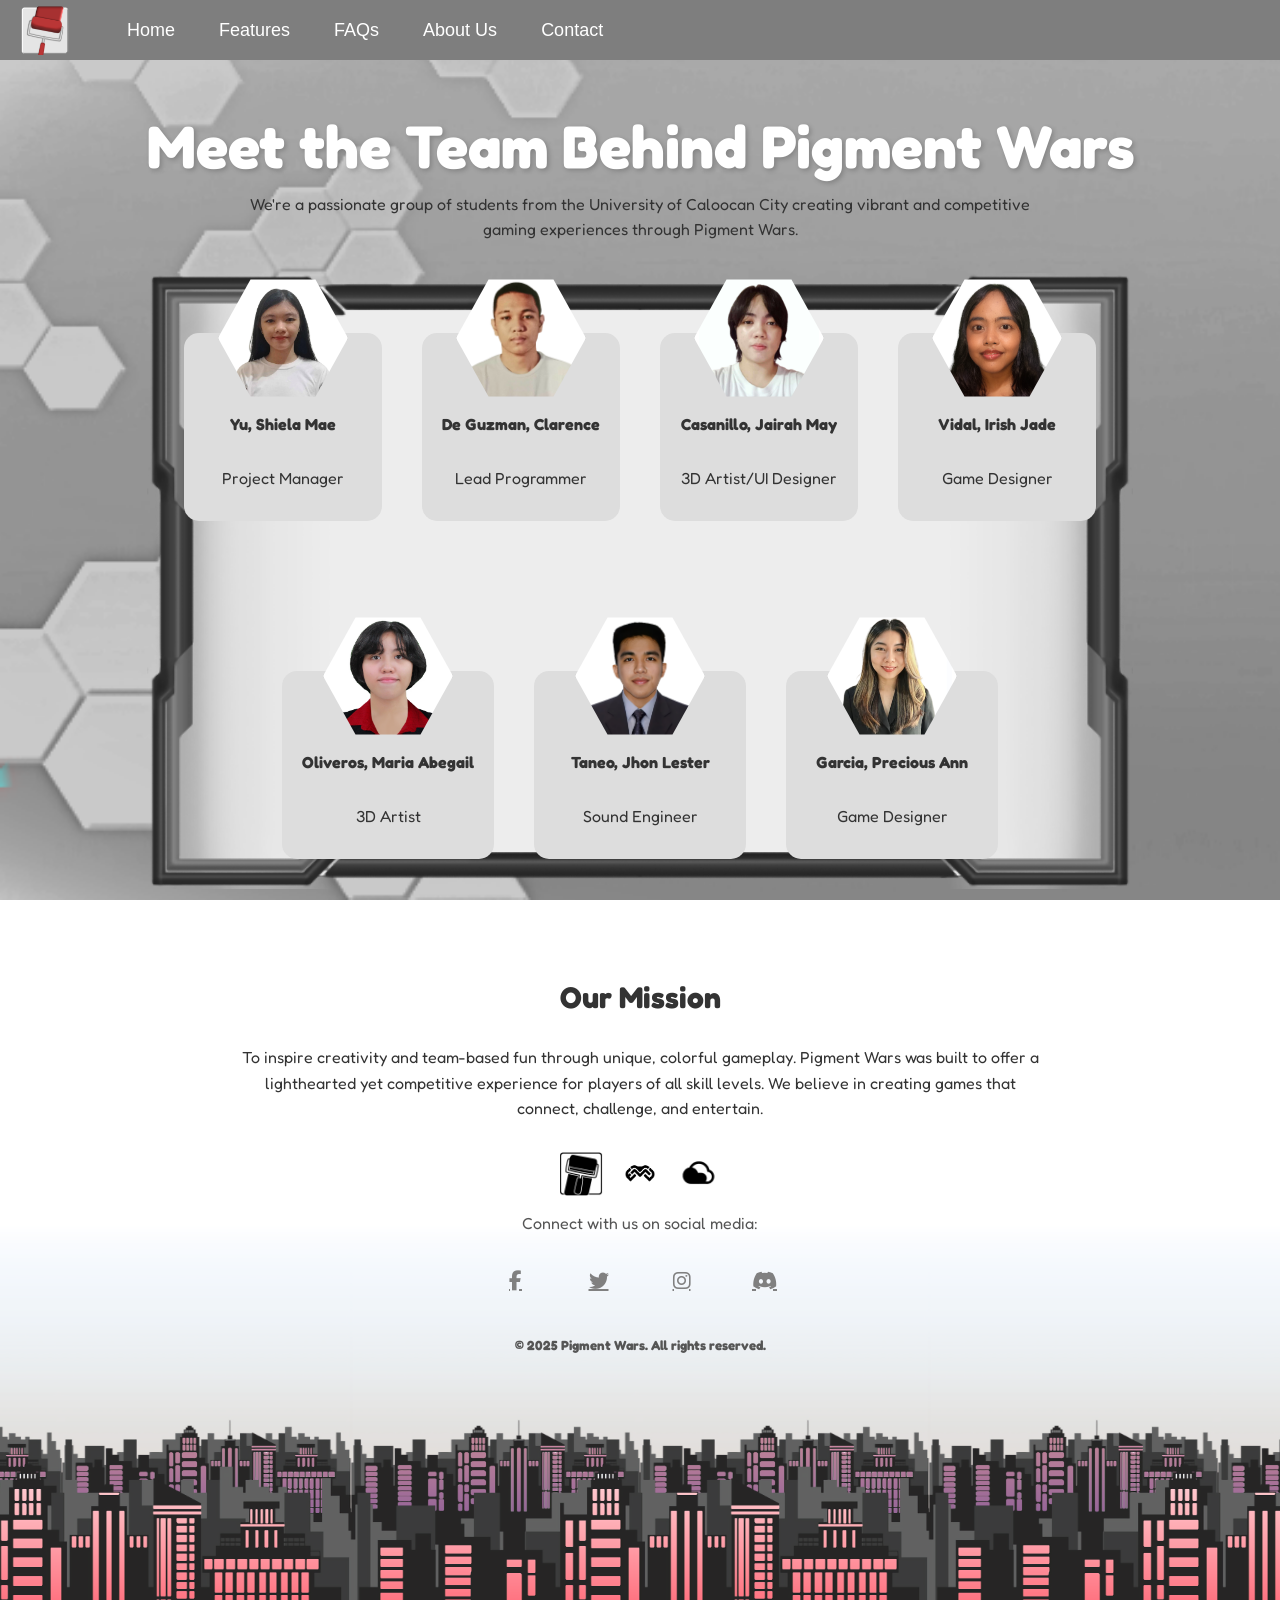
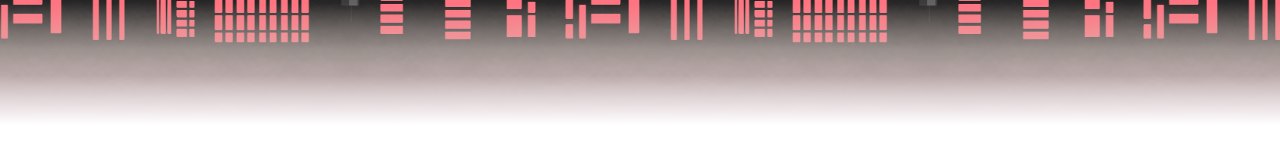
<file: Pigment Wars-About.html>
<!DOCTYPE html>
<html lang="en">
<head>
  <meta charset="UTF-8" />
  <meta name="viewport" content="width=device-width, initial-scale=1.0"/>
  <title>About Us - Pigment Wars</title>
  <link rel="stylesheet" href="style.css">
  <link href="https://fonts.googleapis.com/css2?family=Fredoka&display=swap" rel="stylesheet">
  <link rel="stylesheet" href="https://cdnjs.cloudflare.com/ajax/libs/font-awesome/6.5.0/css/all.min.css">
  <link rel="icon" type="image/png" href="Images/PWlogo.png">

</head>
<body>
  <header>
    <div class="logo-nav">
      <img src="Images/PWlogo.png" alt="Pigment Wars Logo" />
      <nav class="nav-links">
        <a href="index.html">Home</a>
        <a href="Pigment Wars-Features.html">Features</a>
        <a href="Pigment Wars-FAQs.html">FAQs</a>
        <a href="Pigment Wars-About.html">About Us</a>
        <a href="Pigment Wars-Contacts.html">Contact</a>
      </nav>
    </div>
  </header>

  <section class="about-container">
    <div class="about-intro">
      <h1>Meet the Team Behind Pigment Wars</h1>
      <p style="margin-bottom: 30px;">We're a passionate group of students from the University of Caloocan City creating vibrant and competitive gaming experiences through Pigment Wars.</p>
    </div>

    <div class="team-container">
        <div class="team-row row-4">
          <div class="team-member">
            <img src="Images/Members/Yu 2x2.jpeg" alt="Team Member 1">
            <h4>Yu, Shiela Mae</h4>
            <p>Project Manager</p>
          </div>
          <div class="team-member">
            <img src="Images/Members/clarence 2x2.png" alt="Team Member 2">
            <h4>De Guzman, Clarence</h4>
            <p>Lead Programmer</p>
          </div>
          <div class="team-member">
            <img src="Images/Members/CASANILLO.jpg" alt="Team Member 3">
            <h4>Casanillo, Jairah May</h4>
            <p>3D Artist/UI Designer</p>
          </div>
          <div class="team-member">
            <img src="Images/Members/vidal pic 2x2.png" alt="Team Member 4">
            <h4>Vidal, Irish Jade</h4>
            <p>Game Designer</p>
          </div>
        </div>
        
        <div class="team-row row-3">
          <div class="team-member">
            <img src="Images/Members/maria 2x2.jpg" alt="Team Member 5">
            <h4>Oliveros, Maria Abegail</h4>
            <p>3D Artist</p>
          </div>
          <div class="team-member">
            <img src="Images/Members/taneo.png" alt="Team Member 6">
            <h4>Taneo, Jhon Lester</h4>
            <p>Sound Engineer</p>
          </div>
          <div class="team-member">
            <img src="Images/Members/Garcia 2x2.png" alt="Team Member 7">
            <h4>Garcia, Precious Ann</h4>
            <p>Game Designer</p>
          </div>
        </div>
      </div>
      
    <div class="mission-section">
      <h2>Our Mission</h2>
      <p>To inspire creativity and team-based fun through unique, colorful gameplay. Pigment Wars was built to offer a lighthearted yet competitive experience for players of all skill levels. We believe in creating games that connect, challenge, and entertain.</p>
    </div>
  </section>

  <footer>
    <div class="container">
      <!-- Logo Image -->
      <div class="logo-row">
        <img src="Images/PigmentWars IconSB.png" alt="PigmentWarsLogo" class="mini-logo" />
        <img src="Images/EMC LOGO.png" alt="EmcLogo" class="mini-logo" />
        <img src="Images/Cloud3 SB.png" alt="CloudILogo" class="mini-logo" />
      </div>

    <p>Connect with us on social media:</p>
    <div class="social-icons">
      <a href="https://www.facebook.com" target="_blank" aria-label="Facebook">
        <i class="fab fa-facebook-f"></i>
      </a>
      <a href="https://www.twitter.com" target="_blank" aria-label="Twitter">
        <i class="fab fa-twitter"></i>
      </a>
      <a href="https://www.instagram.com" target="_blank" aria-label="Instagram">
        <i class="fab fa-instagram"></i>
      </a>
      <a href="https://www.discord.com" target="_blank" aria-label="Discord">
        <i class="fab fa-discord"></i>
      </a>
    </div>
    <h5>&copy; 2025 Pigment Wars. All rights reserved.</h5>
    <img src="Images/skybox12.png" alt="Fade Transition" class="section-fade-image" />
  </footer>

</body>
</html>
</file>
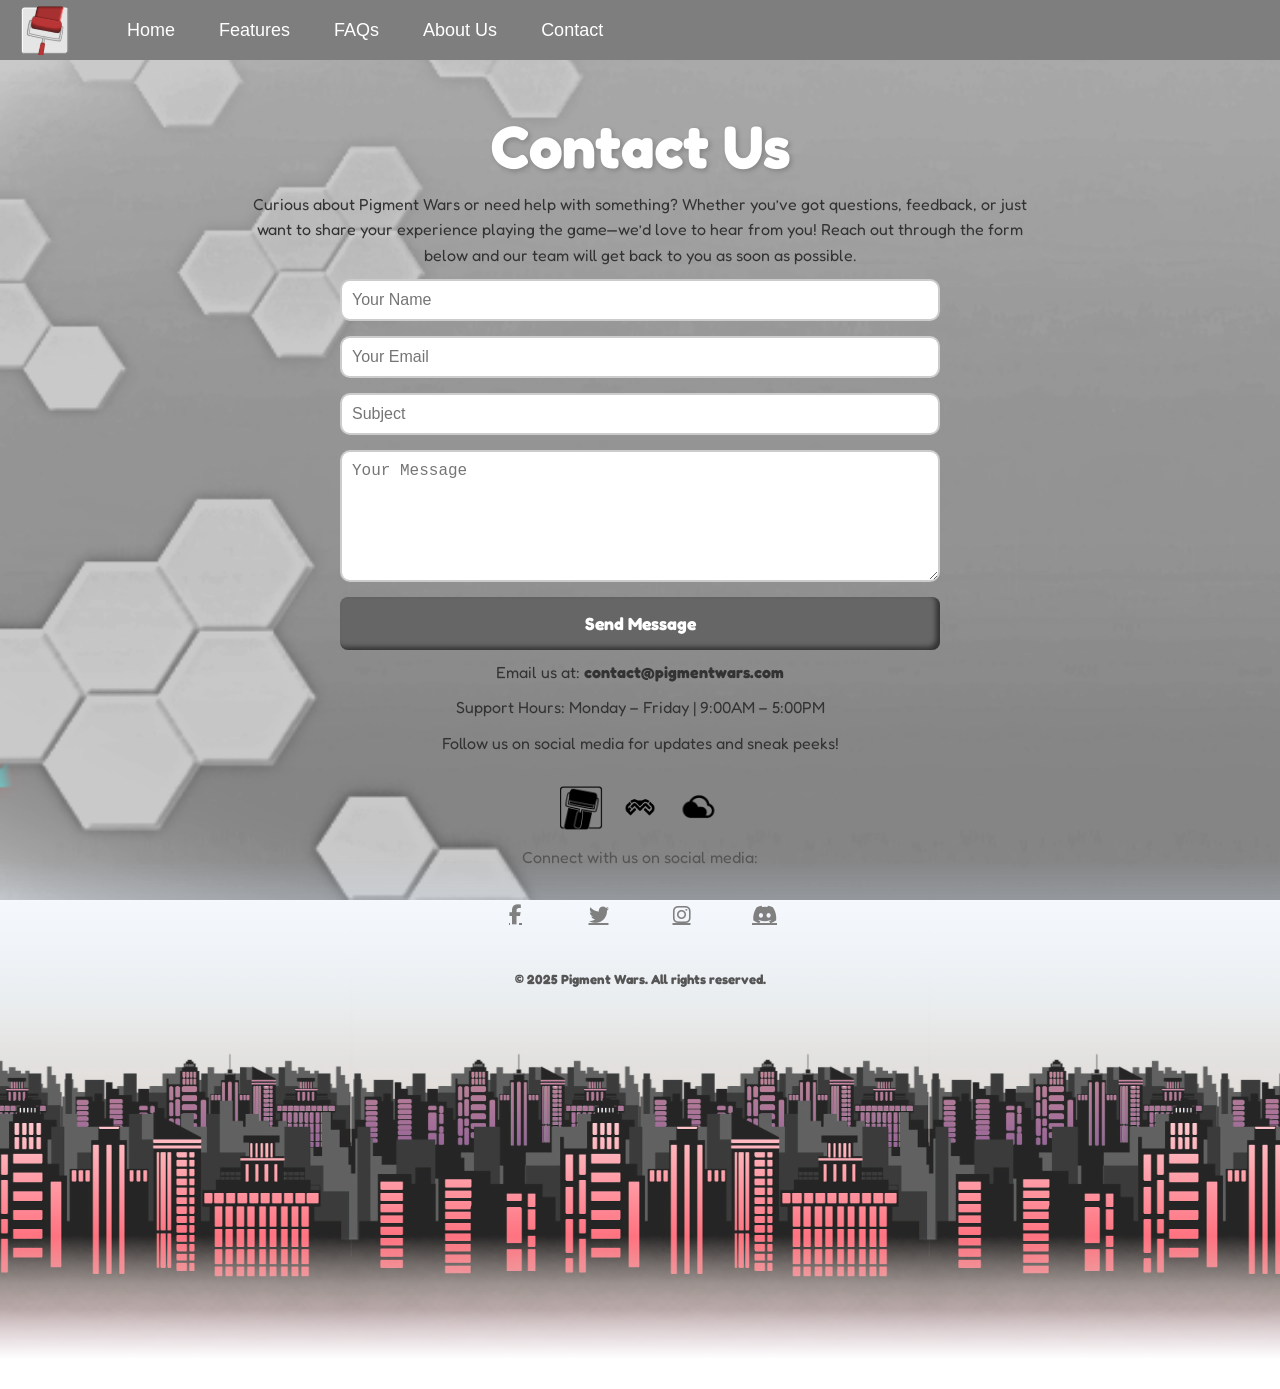
<file: Pigment Wars-Contacts.html>
<!DOCTYPE html>
<html lang="en">
<head>
  <meta charset="UTF-8" />
  <meta name="viewport" content="width=device-width, initial-scale=1.0" />
  <title>Contact Us - Pigment Wars</title>
  <link rel="stylesheet" href="style.css">
  <link href="https://fonts.googleapis.com/css2?family=Fredoka&display=swap" rel="stylesheet">
  <link rel="stylesheet" href="https://cdnjs.cloudflare.com/ajax/libs/font-awesome/6.5.0/css/all.min.css">
  <link rel="icon" type="image/png" href="Images/PWlogo.png">
</head>

<body>
  <header>
    <div class="logo-nav">
      <img src="Images/PWlogo.png" alt="Pigment Wars Logo"/>
      <nav class="nav-links">
        <a href="index.html">Home</a>
        <a href="Pigment Wars-Features.html">Features</a>
        <a href="Pigment Wars-FAQs.html">FAQs</a>
        <a href="Pigment Wars-About.html">About Us</a>
        <a href="Pigment Wars-Contacts.html">Contact</a>
      </nav>
    </div>
  </header>

  <section class="contact-section">
    <h1>Contact Us</h1>
    <p>
      Curious about Pigment Wars or need help with something? Whether you’ve got questions, feedback, or just want to share your experience playing the game—we’d love to hear from you! Reach out through the form below and our team will get back to you as soon as possible.
    </p>    
    <form class="contact-form" action="#" method="post">
      <input type="text" placeholder="Your Name" required>
      <input type="email" placeholder="Your Email" required>
      <input type="text" placeholder="Subject">
      <textarea rows="6" placeholder="Your Message" required></textarea>
      <button type="submit">Send Message</button>
    </form>

    <div class="contact-info">
      <p>Email us at: <strong>contact@pigmentwars.com</strong></p>
      <p>Support Hours: Monday – Friday | 9:00AM – 5:00PM</p>
      <p>Follow us on social media for updates and sneak peeks!</p>
    </div>

  </section>
  
  <footer>
    <div class="container">
      <!-- Logo Image -->
      <div class="logo-row">
        <img src="Images/PigmentWars IconSB.png" alt="PigmentWarsLogo" class="mini-logo" />
        <img src="Images/EMC LOGO.png" alt="EmcLogo" class="mini-logo" />
        <img src="Images/Cloud3 SB.png" alt="CloudILogo" class="mini-logo" />
      </div>

    <p>Connect with us on social media:</p>
    <div class="social-icons">
      <a href="https://www.facebook.com" target="_blank" aria-label="Facebook">
        <i class="fab fa-facebook-f"></i>
      </a>
      <a href="https://www.twitter.com" target="_blank" aria-label="Twitter">
        <i class="fab fa-twitter"></i>
      </a>
      <a href="https://www.instagram.com" target="_blank" aria-label="Instagram">
        <i class="fab fa-instagram"></i>
      </a>
      <a href="https://www.discord.com" target="_blank" aria-label="Discord">
        <i class="fab fa-discord"></i>
      </a>
    </div>
    <h5>&copy; 2025 Pigment Wars. All rights reserved.</h5>
    <img src="Images/skybox12.png" alt="Fade Transition" class="section-fade-image" />
  </footer>

</body>
</html>
</file>
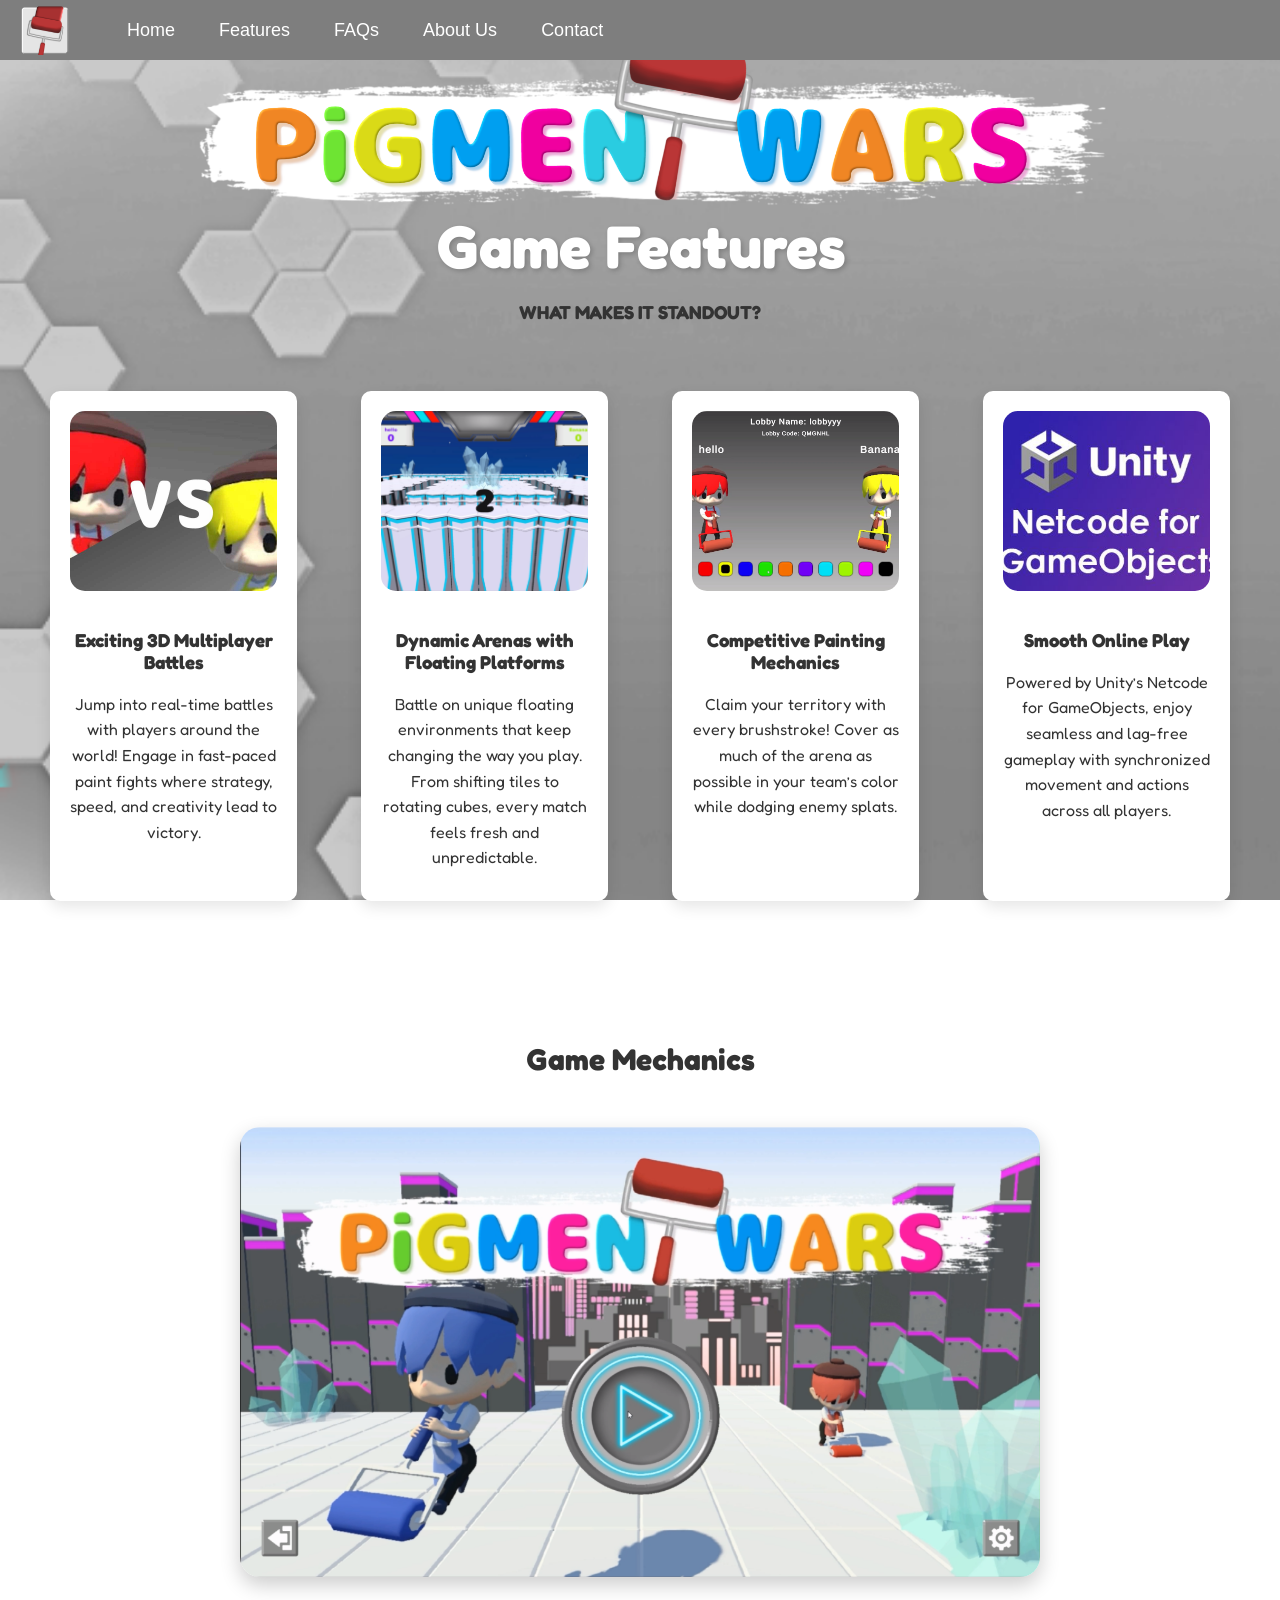
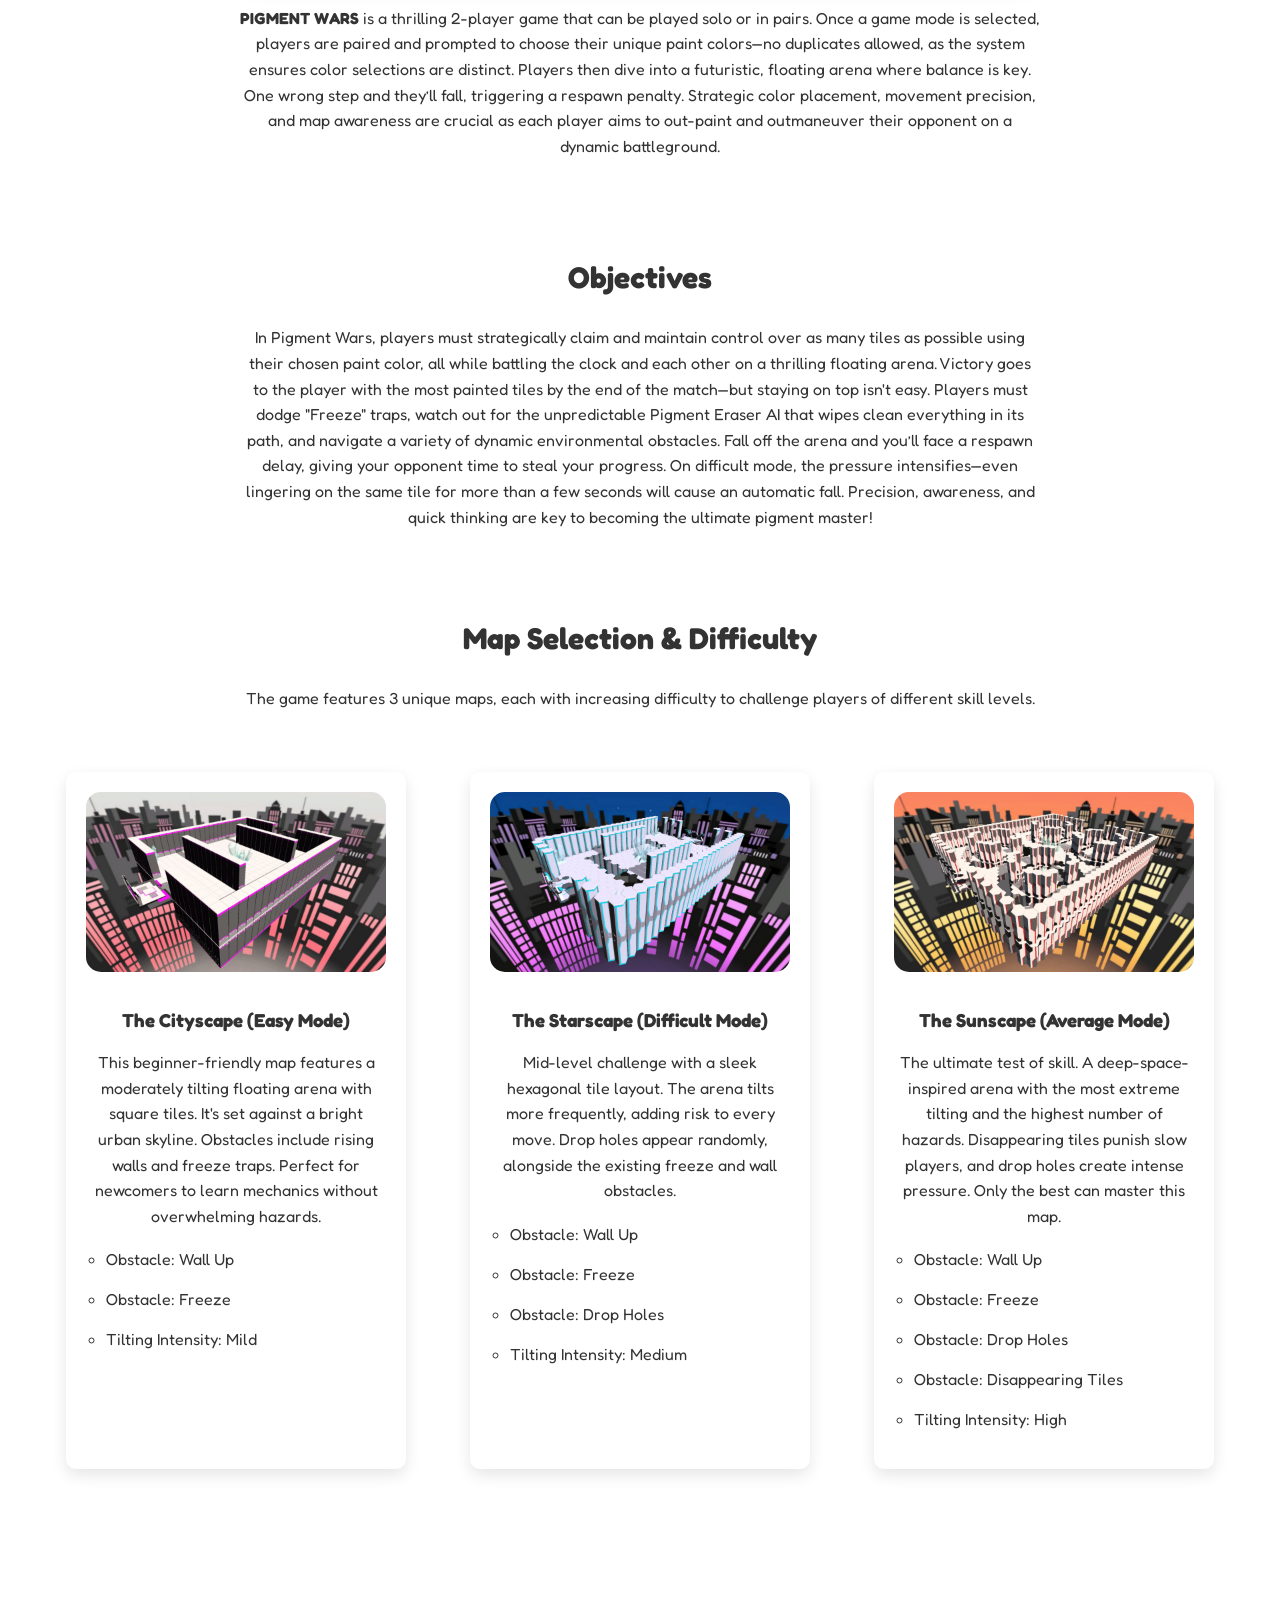
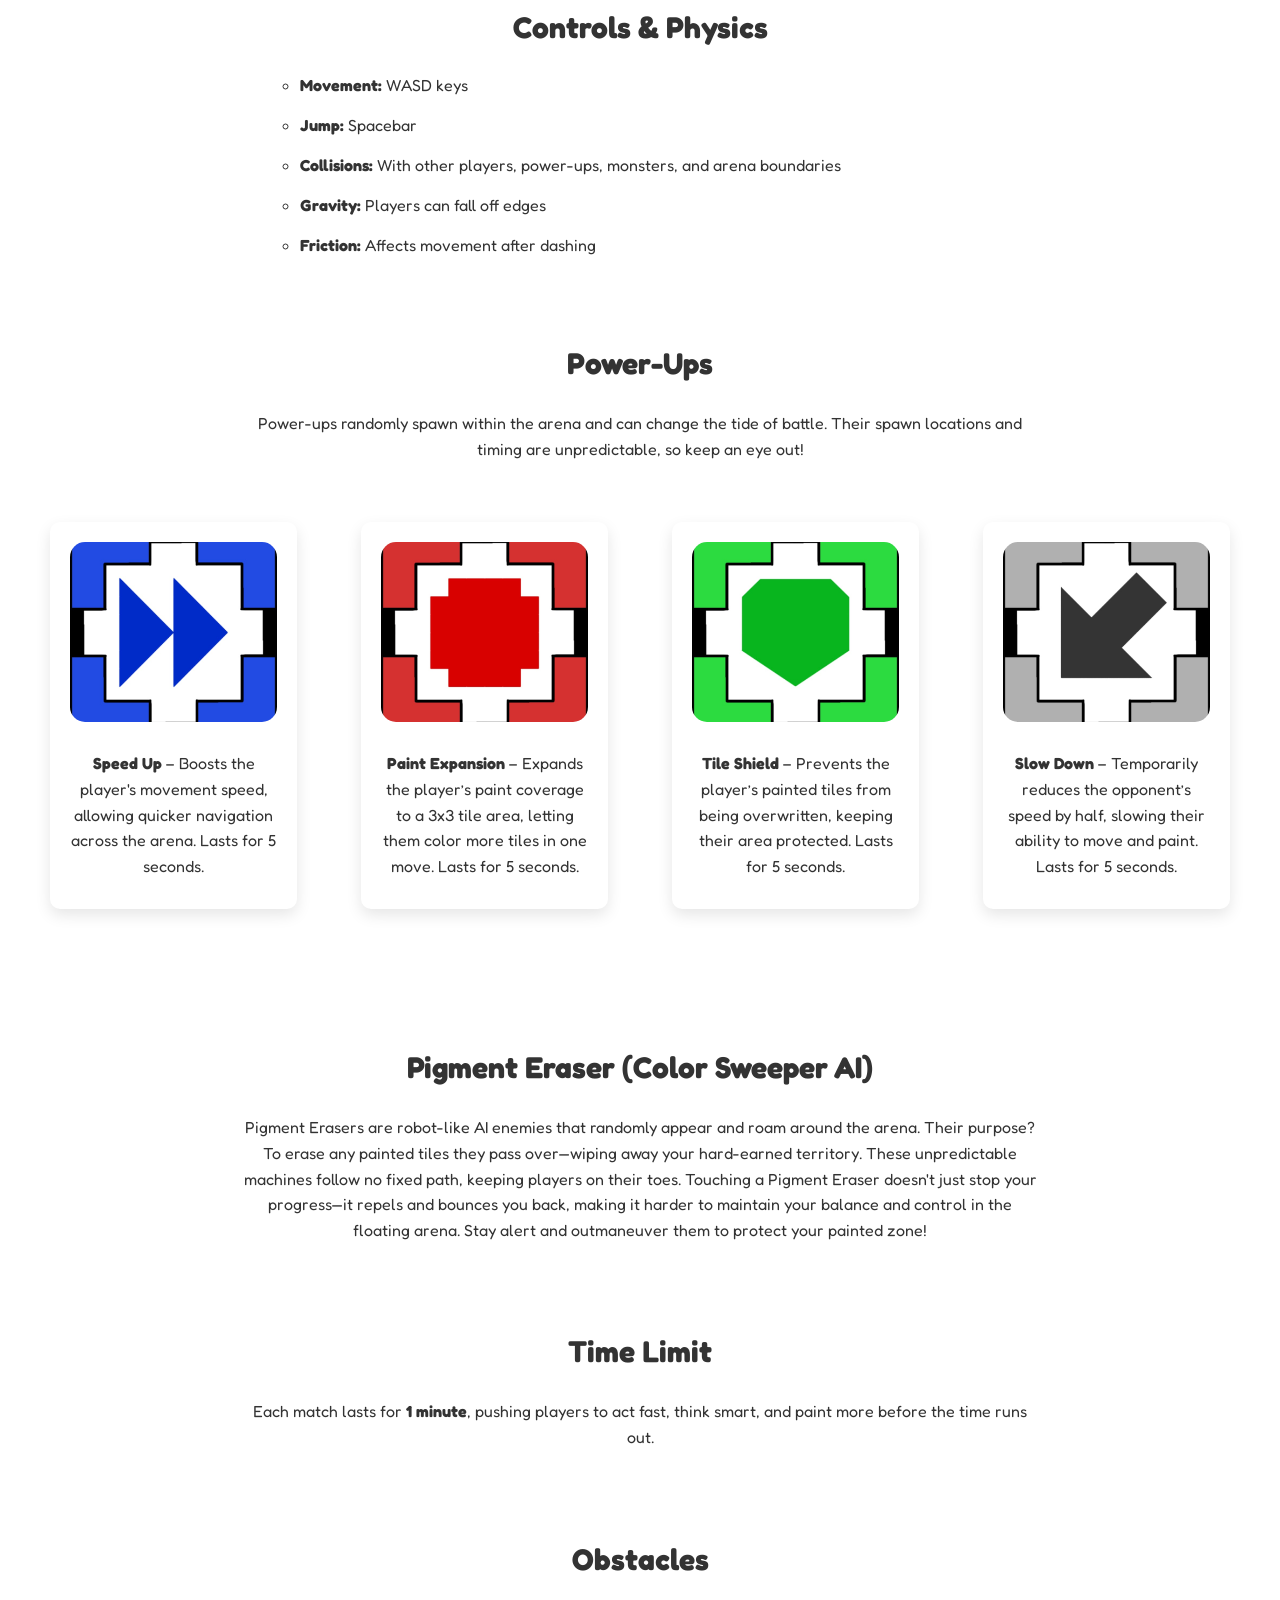
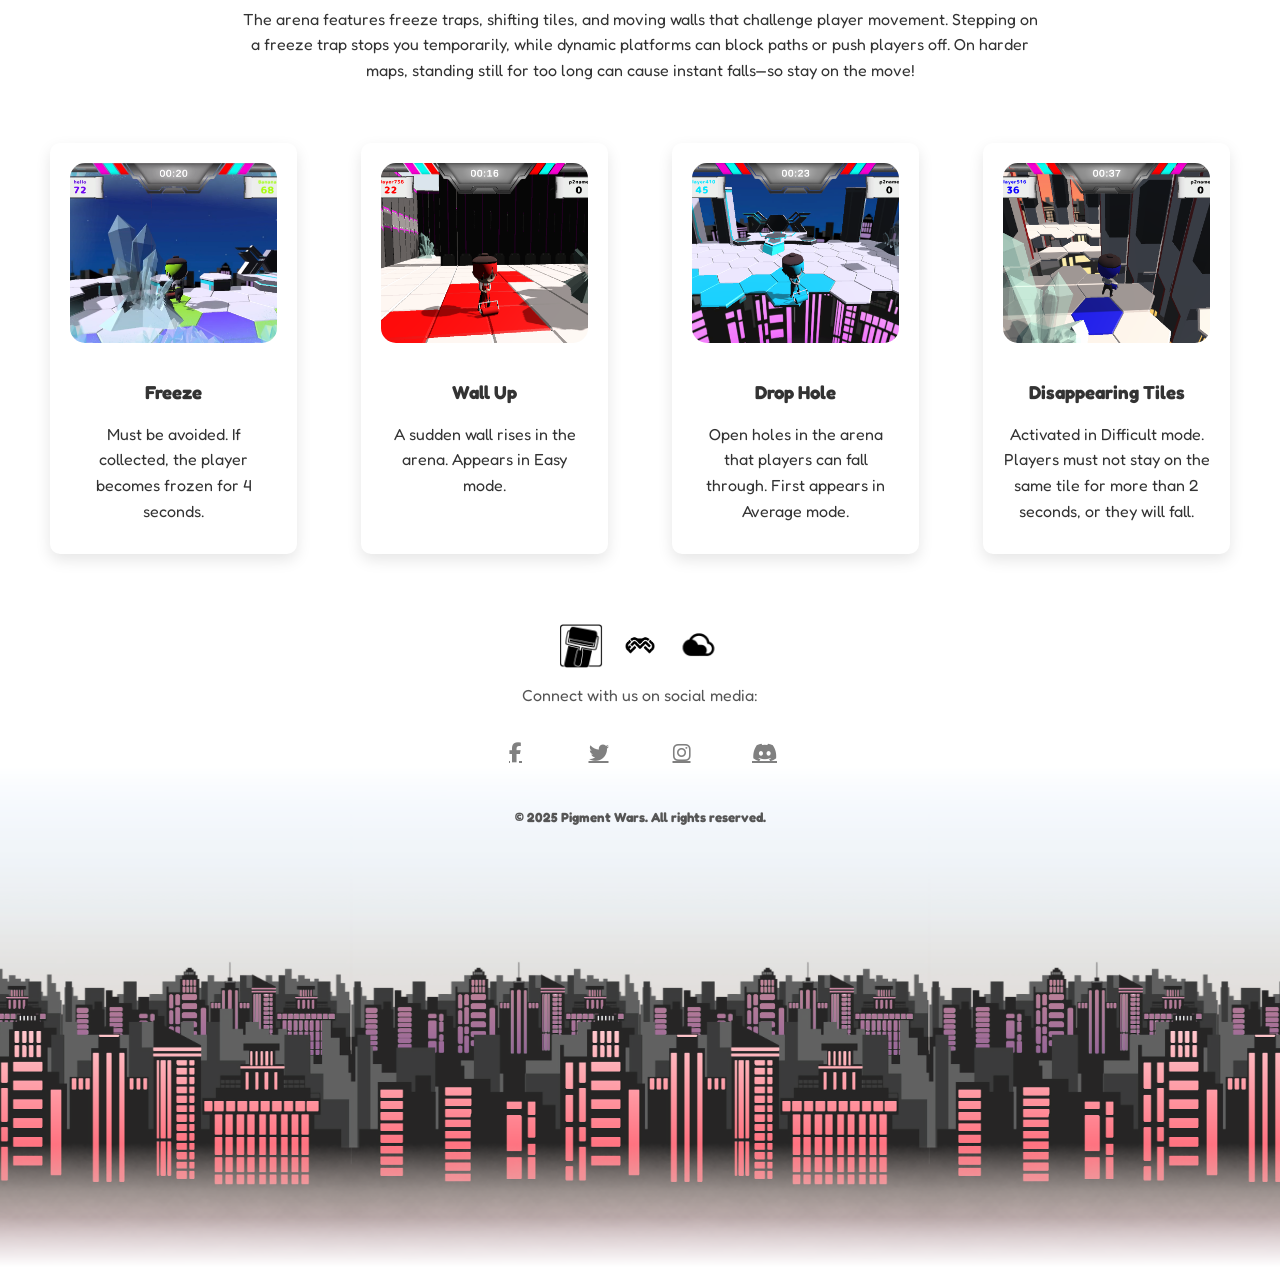
<file: Pigment Wars-Features.html>
<!DOCTYPE html>
<html lang="en">
<head>
  <meta charset="UTF-8" />
  <meta name="viewport" content="width=device-width, initial-scale=1.0"/>
  <title>Features - Pigment Wars</title>
  <link rel="stylesheet" href="style.css">
  <link href="https://fonts.googleapis.com/css2?family=Fredoka&display=swap" rel="stylesheet">
  <link rel="stylesheet" href="https://cdnjs.cloudflare.com/ajax/libs/font-awesome/6.5.0/css/all.min.css">
  <link rel="icon" type="image/png" href="Images/PWlogo.png">

</head>
<body>
  <header>
    <div class="logo-nav">
      <img src="Images/PWlogo.png" alt="Pigment Wars Logo" />
      <nav class="nav-links">
        <a href="index.html">Home</a>
        <a href="Pigment Wars-Features.html">Features</a>
        <a href="Pigment Wars-FAQs.html">FAQs</a>
        <a href="Pigment Wars-About.html">About Us</a>
        <a href="Pigment Wars-Contacts.html">Contact</a>
      </nav>
    </div>
  </header>
  <div class="features" class="section">
    <img src="Images/PigmentWars Logo.png" alt="Pigment Wars Title" class="title-image">
    <h1 style="margin-top: 150px;">Game Features</h1>
    <h3>WHAT MAKES IT STANDOUT?</h3>
    <div class="features-row">
      <div class="feature-item">
        <div class="feature-box">
          <img src="Images/Features/multiplayer Battles.jpg" alt="Multiplayer Battles">
        </div>
        <div class="feature-text">
          <h3>Exciting 3D Multiplayer Battles</h3>
          <p>Jump into real-time battles with players around the world! Engage in fast-paced paint fights where strategy, speed, and creativity lead to victory.</p>
        </div>
      </div>
  
      <div class="feature-item">
        <div class="feature-box">
          <img src="Images/Features/DynamicArena.png" alt="Dynamic Arenas">
        </div>
        <div class="feature-text">
          <h3>Dynamic Arenas with Floating Platforms</h3>
          <p>Battle on unique floating environments that keep changing the way you play. From shifting tiles to rotating cubes, every match feels fresh and unpredictable.</p>
        </div>
      </div>
  
      <div class="feature-item">
        <div class="feature-box">
          <img src="Images/Features/paintingMechanics.png" alt="Painting Mechanics">
        </div>
        <div class="feature-text">
          <h3>Competitive Painting Mechanics</h3>
          <p>Claim your territory with every brushstroke! Cover as much of the arena as possible in your team’s color while dodging enemy splats.</p>
        </div>
      </div>

      <div class="feature-item">
        <div class="feature-box">
          <img src="Images/Features/unity netcode(1).jpg" alt="Netcode">
        </div>
        <div class="feature-text">
          <h3>Smooth Online Play</h3>
          <p>Powered by Unity’s Netcode for GameObjects, enjoy seamless and lag-free gameplay with synchronized movement and actions across all players.</p>
        </div>
      </div>
    </div>

    <h2>Game Mechanics</h2>
    <div class="single-container">
        <div class="feature-box">
            <img src="Images/Screenshots/GameStart.png" alt="Setup">
          <p><strong>PIGMENT WARS</strong> is a thrilling 2-player game that can be played solo or in pairs. Once a game mode is selected, players are paired and prompted to choose their unique paint colors—no duplicates allowed, as the system ensures color selections are distinct. Players then dive into a futuristic, floating arena where balance is key. One wrong step and they’ll fall, triggering a respawn penalty. Strategic color placement, movement precision, and map awareness are crucial as each player aims to out-paint and outmaneuver their opponent on a dynamic battleground.

          </p>
        </div>
    </div>

    <h2>Objectives</h2>
    <p>In Pigment Wars, players must strategically claim and maintain control over as many tiles as possible using their chosen paint color, all while battling the clock and each other on a thrilling floating arena. Victory goes to the player with the most painted tiles by the end of the match—but staying on top isn't easy. Players must dodge "Freeze" traps, watch out for the unpredictable Pigment Eraser AI that wipes clean everything in its path, and navigate a variety of dynamic environmental obstacles. Fall off the arena and you’ll face a respawn delay, giving your opponent time to steal your progress. On difficult mode, the pressure intensifies—even lingering on the same tile for more than a few seconds will cause an automatic fall. Precision, awareness, and quick thinking are key to becoming the ultimate pigment master!</p>

    <h2>Map Selection & Difficulty</h2>
    <p>The game features 3 unique maps, each with increasing difficulty to challenge players of different skill levels.</p>
    <div class="features-row">
        <div class="feature-item">
            <div class="feature-box">
              <img src="Images/Features/Map1.jpeg" alt="The Cityscape">
            </div>
              <h3>The Cityscape (Easy Mode)</h3>
              <p>This beginner-friendly map features a moderately tilting floating arena with square tiles. It's set against a bright urban skyline. Obstacles include rising walls and freeze traps. Perfect for newcomers to learn mechanics without overwhelming hazards.</p>
              <ul>
                <li>Obstacle: Wall Up</li>
                <li>Obstacle: Freeze</li>
                <li>Tilting Intensity: Mild</li>
              </ul>
        </div>
          
        <div class="feature-item">
            <div class="feature-box">
              <img src="Images/Features/Map2.jpeg" alt="The Starscape">
            </div>
            <h3>The Starscape (Difficult Mode)</h3>
              <p>Mid-level challenge with a sleek hexagonal tile layout. The arena tilts more frequently, adding risk to every move. Drop holes appear randomly, alongside the existing freeze and wall obstacles.</p>
              <ul>
                <li>Obstacle: Wall Up</li>
                <li>Obstacle: Freeze</li>
                <li>Obstacle: Drop Holes</li>
                <li>Tilting Intensity: Medium</li>
              </ul>
          </div>
          
          <div class="feature-item">
            <div class="feature-box">
              <img src="Images/Features/Map3.jpeg" alt="The Sunscape">
            </div>
            <h3>The Sunscape (Average Mode)</h3>
              <p>The ultimate test of skill. A deep-space-inspired arena with the most extreme tilting and the highest number of hazards. Disappearing tiles punish slow players, and drop holes create intense pressure. Only the best can master this map.</p>
              <ul>
                <li>Obstacle: Wall Up</li>
                <li>Obstacle: Freeze</li>
                <li>Obstacle: Drop Holes</li>
                <li>Obstacle: Disappearing Tiles</li>
                <li>Tilting Intensity: High</li>
              </ul>
            </div>
    </div>
    
    <div class="feature">
        <h2>Controls & Physics</h2>
        <ul>
            <li><strong>Movement:</strong> WASD keys</li>
            <li><strong>Jump:</strong> Spacebar</li>
            <li><strong>Collisions:</strong> With other players, power-ups, monsters, and arena boundaries</li>
            <li><strong>Gravity:</strong> Players can fall off edges</li>
            <li><strong>Friction:</strong> Affects movement after dashing</li>
        </ul>
    </div>

    <h2>Power-Ups</h2>
    <p>Power-ups randomly spawn within the arena and can change the tide of battle. Their spawn locations and timing are unpredictable, so keep an eye out!</p>
    <div class="features-row">
      <div class="feature-item">
          <div class="feature-box">
            <img src="Images/Features/Speed Up.jpeg" alt="Speed Up">
          </div>
            <p><b>Speed Up</b> – Boosts the player's movement speed, allowing quicker navigation across the arena. Lasts for 5 seconds.</p>
      </div>
          
      <div class="feature-item">
          <div class="feature-box">
            <img src="Images/Features/Size Up.jpeg" alt="PAint Expansion">
          </div>
            <p><b>Paint Expansion</b> – Expands the player’s paint coverage to a 3x3 tile area, letting them color more tiles in one move. Lasts for 5 seconds.</p>
      </div>
          
      <div class="feature-item">
        <div class="feature-box">
          <img src="Images/Features/Tile Shield.jpeg" alt="Tile Shield">
        </div>
          <p><b>Tile Shield</b> – Prevents the player’s painted tiles from being overwritten, keeping their area protected. Lasts for 5 seconds.</p>
      </div>
            
      <div class="feature-item">
        <div class="feature-box">
          <img src="Images/Features/Slow Down.jpeg" alt="Slow Down">
        </div>
          <p><b>Slow Down</b> – Temporarily reduces the opponent’s speed by half, slowing their ability to move and paint. Lasts for 5 seconds.</p>
      </div>
    </div>
    
    <div class="feature">
        <div class="feature-text">
          <h2>Pigment Eraser (Color Sweeper AI)</h2>
        <p>Pigment Erasers are robot-like AI enemies that randomly appear and roam around the arena. Their purpose? To erase any painted tiles they pass over—wiping away your hard-earned territory. These unpredictable machines follow no fixed path, keeping players on their toes.

            Touching a Pigment Eraser doesn't just stop your progress—it repels and bounces you back, making it harder to maintain your balance and control in the floating arena. Stay alert and outmaneuver them to protect your painted zone!</p>
        </div>
    </div>
    
    <div class="feature">
        <div class="feature-text">
          <h2>Time Limit</h2>
          <p>Each match lasts for <strong>1 minute</strong>, pushing players to act fast, think smart, and paint more before the time runs out.</p>
        </div>
    </div>
    
    <h2>Obstacles</h2>
    <p>The arena features freeze traps, shifting tiles, and moving walls that challenge player movement. Stepping on a freeze trap stops you temporarily, while dynamic platforms can block paths or push players off. On harder maps, standing still for too long can cause instant falls—so stay on the move!</p>
    <div class="features-row">
        <div class="feature-item">
          <div class="feature-box">
            <img src="Images/Features/Freeze.png" alt="Freeze">
          </div>
          <div class="feature-text">
            <h3>Freeze</h3>
            <p>Must be avoided. If collected, the player becomes frozen for 4 seconds.</p>
          </div>
        </div>
    
        <div class="feature-item">
          <div class="feature-box">
            <img src="Images/Features/Wall Up.png" alt="Wall Up">
          </div>
          <div class="feature-text">
            <h3>Wall Up</h3>
            <p>A sudden wall rises in the arena. Appears in Easy mode.</p>
          </div>
        </div>
    
        <div class="feature-item">
          <div class="feature-box">
            <img src="Images/Features/Drop Hole.png" alt="Drop Hole">
          </div>
          <div class="feature-text">
            <h3>Drop Hole</h3>
            <p>Open holes in the arena that players can fall through. First appears in Average mode.</p>
          </div>
        </div>
  
        <div class="feature-item">
          <div class="feature-box">
            <img src="Images/Features/Disappearing Tiles.png" alt="Disappearing Tiles">
          </div>
          <div class="feature-text">
            <h3>Disappearing Tiles</h3>
            <p>Activated in Difficult mode. Players must not stay on the same tile for more than 2 seconds, or they will fall.</p>
          </div>
        </div>
      </div>
  </section>

  <footer>
    <div class="container">
      <!-- Logo Image -->
      <div class="logo-row">
        <img src="Images/PigmentWars IconSB.png" alt="PigmentWarsLogo" class="mini-logo" />
        <img src="Images/EMC LOGO.png" alt="EmcLogo" class="mini-logo" />
        <img src="Images/Cloud3 SB.png" alt="CloudILogo" class="mini-logo" />
      </div>

    <p>Connect with us on social media:</p>
    <div class="social-icons">
      <a href="https://www.facebook.com" target="_blank" aria-label="Facebook">
        <i class="fab fa-facebook-f"></i>
      </a>
      <a href="https://www.twitter.com" target="_blank" aria-label="Twitter">
        <i class="fab fa-twitter"></i>
      </a>
      <a href="https://www.instagram.com" target="_blank" aria-label="Instagram">
        <i class="fab fa-instagram"></i>
      </a>
      <a href="https://www.discord.com" target="_blank" aria-label="Discord">
        <i class="fab fa-discord"></i>
      </a>
    </div>
    <h5>&copy; 2025 Pigment Wars. All rights reserved.</h5>
  </footer>
  <img src="Images/skybox12.png" alt="Fade Transition" style="  position: relative;
  width: 100%;
  height: 500px;
  margin-top: -100px;
  z-index: -2;
  object-fit: cover;
  pointer-events: none; 

  mask-image: linear-gradient(to bottom, transparent 0%, black 40%, black 90%, transparent 100%);"/>
</body>
</html>
</file>
<file: style.css>
body {
  font-family: 'Fredoka', sans-serif;
  text-align: center;
  margin: 0;
  padding-top: 60px;
  background: url(Images/BG\ FOR\ COLOR\ CUSTOMIZATION\(2\).png);
  opacity: 0.4s;
  background-attachment: fixed;
  background-repeat: no-repeat;
  background-size: cover;
  color: #333;
}

  .body.content {
    z-index: 2;
  }
  

h1 {
    font-size: 60px;
    font-weight: bold;
    color: #fff;
    text-shadow: 2px 2px 5px rgba(0, 0, 0, 0.2);
    margin-bottom: 10px;
  }

h2 {
  font-size: 30px;
  font-weight: bold;
  margin: 30px;
  margin-top: 90px;
}

ul {
    list-style-type: circle;
    text-align: left;
    max-width: 700px;
    margin: 20px auto;
    padding-left: 20px;
  }

  ul li {
    margin-bottom: 20px; 
  }

  p {
    max-width: 800px;
    margin: 10px auto;
    font-size: 16px;
    line-height: 1.6;
  }

header {
  background: #7e7e7e;
  display: flex;
  align-items: center;
  justify-content: flex-start;
  padding: 5px 20px;
  position: fixed;
  top: 0;
  left: 0;
  width: 100%;
  z-index: 1000;
}

.logo-nav {
  display: flex;
  align-items: center;
  flex-wrap: wrap;
  justify-content: space-between;
}

header img {
  height: 50px;
  margin-right: 20px;
}

.nav-links {
    font-family: 'Fredoka', sans-serif;
  margin: 5px;
  display: flex;
}

.nav-links a {
  color: #ffffff;
  text-decoration: none;
  margin-left: 20px;
  font-size: 18px;
  padding: 8px 12px;
  display: inline-block;
  transition: background-color 0.3s;
  font-family: Verdana, sans-serif;
}

.nav-links a:hover {
  color: #ffffff;
  border-radius: 4px;
  background-color: #8f8f8f;
}

.cover {
  width: 100%;
  height: 600px;
  background-color: rgb(71, 71, 71);
  position: relative;
  display: flex;
  align-items: center;
  justify-content: center;
  overflow: hidden;
}

.title-image {
  position: absolute;
  top: 20px;
  left: 50%;
  transform: translateX(-50%);
  max-width: 80%;
  height: auto;
  z-index: 1;
}

.cover video {
  position: absolute;
  width: 100%;
  height: 100%;
  object-fit: cover;
}

.play-button {
  position: absolute;
  bottom: 70px;
  left: 50%;
  transform: translateX(-50%);
  padding: 12px 24px;
  background: #666;
  color: white;
  text-decoration: none;
  border-radius: 4px;
  font-weight: bold;
  font-size: 30px;
  box-shadow: inset -4px -3px 5px rgba(0, 0, 0, 0.5);
  z-index: 2;
  font-family: 'Fredoka', sans-serif;
  font-size: 2rem;
  font-weight: bold;
}

.play-button:hover {
  background: #555;
  box-shadow: inset 3px 3px 5px rgba(0, 0, 0, 0.5);
}

.section-fade-image {
position: relative;
  width: 100%;
  height: 500px;
  margin-top: -150px;
  z-index: -2;
  object-fit: cover;
  pointer-events: none; 

  mask-image: linear-gradient(to bottom, transparent 0%, black 40%, black 90%, transparent 100%);
}

.overview-frame {
  background: url('Images/overview-frame.png') no-repeat center center;
  background-size: contain;
  width: 90%;
  max-width: 1000px;
  margin: 30px auto;
  padding: 60px 50px;
  box-sizing: border-box;
  position: relative;
  aspect-ratio: 16 / 9;
}

.overview-content {
    background-color: rgba(255, 255, 255, 0);
    padding: 20px;
    border-radius: 10px;
    height: 100%;
    overflow: auto;
    font-size: 18px;
    line-height: 1.6;
}

.carousel-container {
    position: relative;
    max-width: 800px;
    margin: 40px auto;
    overflow: hidden;
    border-radius: 10px;
    box-shadow: 0 4px 12px rgba(0, 0, 0, 0.2);
}
  
.carousel-slide {
    display: flex;
    transition: transform 0.5s ease-in-out;
    width: fit-content;
}
  
.carousel-slide img {
    width: 800px;
    height: auto;
    border-radius: 10px;
    flex-shrink: 0;
}
  
.carousel-btn {
    position: absolute;
    top: 50%;
    transform: translateY(-50%);
    background-color: rgba(0,0,0,0.5);
    color: white;
    border: none;
    font-size: 30px;
    padding: 10px;
    cursor: pointer;
    z-index: 10;
    border-radius: 50%;
    transition: background-color 0.3s ease;
}
  
.carousel-btn:hover {
    background-color: rgba(0, 0, 0, 0.8);
}
  
.carousel-btn.prev {
    left: 10px;
}
  
.carousel-btn.next {
    right: 10px;
}

.section {
    padding: 60px 20px;
    text-align: center;
    opacity: 0;
  transform: translateY(50px);
  transition: opacity 1s ease, transform 1s ease;
  }

  .section.show {
    opacity: 1;
    transform: translateY(0);
  }

  .section:nth-child(odd) {
    transition-delay: 0.2s;
  }
  .section:nth-child(even) {
    transition-delay: 0.4s;
  }
  
  .features-row {
    display: flex;
    justify-content: center;
    gap: 4rem;
    flex-wrap: nowrap; 
    overflow-x: auto; 
    padding: 50px;
  }

  .feature-item {
    background-color: #fff;
    border-radius: 10px;
    box-shadow: 0 6px 15px rgba(0, 0, 0, 0.1);
    width: 300px;
    padding: 20px;
    text-align: center;
    transition: transform 0.3s ease, box-shadow 0.3s ease;
  }

  .feature-item:hover {
    transform: scale(1.05);
    transform: translateY(-5px);
    box-shadow: 0 8px 20px rgba(0, 0, 0, 0.2);
  }

  .feature-box {
    transition: transform 0.3s ease, box-shadow 0.3s ease;
  }

  .feature-box img {
    width: 100%;
    height: 180px;
    object-fit: cover;
    border-radius: 15px;
    margin-bottom: 15px;
  }
  
  .feature-item:hover .feature-box {
    transform: scale(1.05);
  }
  
  .feature-item:hover .feature-text {
    transform: scale(1.05);
  }

  @media (max-width: 1024px) {
    .features-row {
      flex-wrap: wrap;
    }
    .feature-item {
      flex: 1 1 45%;
      margin-bottom: 2rem;
    }
  }
  
  @keyframes fadeInUp {
    0% {
      opacity: 0;
      transform: translateY(30px);
    }
    100% {
      opacity: 1;
      transform: translateY(0);
    }
  }
  
  .fade-in-up {
    animation: fadeInUp 1s ease forwards;
    opacity: 0;
  }
  
  .learn-more-button {
    display: inline-block;
    margin-top: 2rem;
    margin-bottom: 50px;
    padding: 12px 24px;
    background: #666;
    color: white;
    text-decoration: none;
    border-radius: 4px;
    font-weight: bold;
    font-size: 2rem;
    z-index: 3;
    font-family: 'Fredoka', sans-serif;
    box-shadow: inset -4px -3px 5px rgba(0, 0, 0, 0.5);
  }
  
  .learn-more-button:hover {
    background: #555;
    box-shadow: inset 3px 3px 5px rgba(0, 0, 0, 0.5);
  }

  .single-container {
    display: flex;
    justify-content: center;
    align-items: center;
    margin: 50px 100px;
    opacity: 1;
    transition: transform 0.3s ease;
  }
  
  .single-container img {
    max-width: 800px;
    width: 100%;
    height: auto;
    border-radius: 20px; /* Optional: rounded corners */
    box-shadow: 0 8px 20px rgba(0, 0, 0, 0.2); /* Optional: drop shadow */
  }

  .single-container video {
    max-width: 800px;
    width: 100%;
    height: auto;
    border-radius: 20px;
    box-shadow: 0 8px 20px rgba(0, 0, 0, 0.2);
  }

  .single-container:hover {
    transform: scale(1.05);
    transform: translateY(-5px);
  }

  #hero-video {
    position: relative;
    padding: 80px 20px;
  }

  .video-wrapper {
    width: 70%;
    max-width: 300px; 
    margin: 50px auto;
    position: relative;
    border-radius: 20px;
    overflow: hidden;
    box-shadow: 0 10px 25px rgba(0, 0, 0, 0.3);
  }

  .video-wrapper video {
    width: 50%;
    display: block;
    border-radius: 20px;
  }
  
  .video-overlay {
    position: absolute;
    top: 0;
    left: 0;
    width: 100%;
    height: 100%;
    background: linear-gradient(to bottom, rgba(0,0,0,0.8), rgba(0,0,0,0.4));
    z-index: 2;
    transition: opacity 0.5s ease;
    border-radius: 20px;
  }
  
  .video-btn {
    position: absolute;
    top: 50%;
    left: 50%;
    transform: translate(-50%, -50%);
    background-color: rgba(0, 0, 0, 0.6);
    border-radius: 50%;
    width: 60px;
    height: 60px;
    cursor: pointer;
    display: flex;
    align-items: center;
    justify-content: center;
    z-index: 3;
    transition: opacity 0.3s ease;
  }

  .video-btn svg {
    fill: #fff;
  }

  .video-btn:hover {
    transition: opacity 1 ease;
  }
  
  .team-container {
    background: url(Images/SCORE\ PANEL.png)no-repeat center center;
    background-size: contain;
    display: flex;
    flex-direction: column;
    align-items: center;
    gap: 100px; /* increased spacing between rows */
    padding: 30px 0;
    padding-top: 60px;
    border-radius: 20px;
  }
  
  .team-row {
    display: grid;
    gap: 40px;
  }
  
  .row-4 {
    grid-template-columns: repeat(4, 1fr);
    margin-bottom: 50px;
  }
  
  .row-3 {
    grid-template-columns: repeat(3, 1fr);
    justify-content: center;
  }
  
  
  @media (max-width: 768px) {
    .team-container {
      grid-template-columns: repeat(2, 1fr); /* 2 columns on tablets */
    }
  }
  
  @media (max-width: 500px) {
    .team-container {
      grid-template-columns: 1fr; /* 1 column on phones */
    }
  }
  
  .team-member {
    background-color: #ddd;
    border-radius: 15px;
    padding: 60px 20px 20px; 
    text-align: center;
    transition: transform 0.3s ease;
    position: relative; 
    display: flex;
    flex-direction: column;
    align-items: center;
  }
  
  .team-member img {
    border: 5px solid rgb(255, 255, 255);
    width: 120px;
    height: 120px;
    object-fit: cover;
    clip-path: polygon(
      25% 5%, 75% 5%,
      100% 50%,
      75% 95%, 25% 95%,
      0% 50%
    );
    background-color: #fff;
    box-shadow: 0 4px 8px rgba(0,0,0,0.5);
    position: absolute;
    top: -60px; /* Moves it up to overlap the card */
  }

  .team-member:hover {
    background-color: #cfcfcf;
    transform: scale(1.05);
    box-shadow: 0 4px 8px rgba(0,0,0,0.2);
  }

  .contact-form {
    max-width: 600px;
    margin: 0 auto;
    display: flex;
    flex-direction: column;
    gap: 15px;
    font-family: 'Fredoka', sans-serif;
  }
  
  .contact-form input,
  .contact-form textarea {
    padding: 10px;
    border: 2px solid #ccc;
    border-radius: 10px;
    font-size: 16px;
  }
  
  .contact-form button {
    background: #666;
    color: white;
    padding: 1rem;
    font-size: 1.1rem;
    border: none;
    border-radius: 8px;
    cursor: pointer;
    font-weight: bold;
    font-family: 'Fredoka', sans-serif;
    box-shadow: inset -4px -3px 5px rgba(0, 0, 0, 0.5);
  }
  
  .contact-form button:hover {
    background: #555;
    box-shadow: inset 3px 3px 5px rgba(0, 0, 0, 0.5);
  }
  
  footer {
    color: #555;
    padding: 20px 0;
    text-align: center;
  }

  /* Social icons container */
  .social-icons {
    display: flex;
    justify-content: center;
    gap: 15px;
    margin-top: 10px;
  }

  /* Icon link styling */
  .social-icons a {
    color: #808080;
    padding: 12px;
    font-size: 20px;
    width: 44px;
    height: 44px;
    display: flex;
    align-items: center;
    justify-content: center;
    transition: background-color 0.3s;
  }

  /* Hover effects */
  .social-icons a:hover {
    color: #333;
  }

  .logo-row {
    display: flex;
    justify-content: center;
    gap: 15px;
    margin: 0 30px 15px 30px;
    padding: 0 20px;
    overflow: hidden;
  }

  .mini-logo {
    width: 44px;
    height: 44px; /* Same height as social icons */
    object-fit: contain;
    display: inline-block;
    transition: filter 0.3s ease;
  }

  .mini-logo:hover {
    filter: brightness(0.8);
  }
</file>
